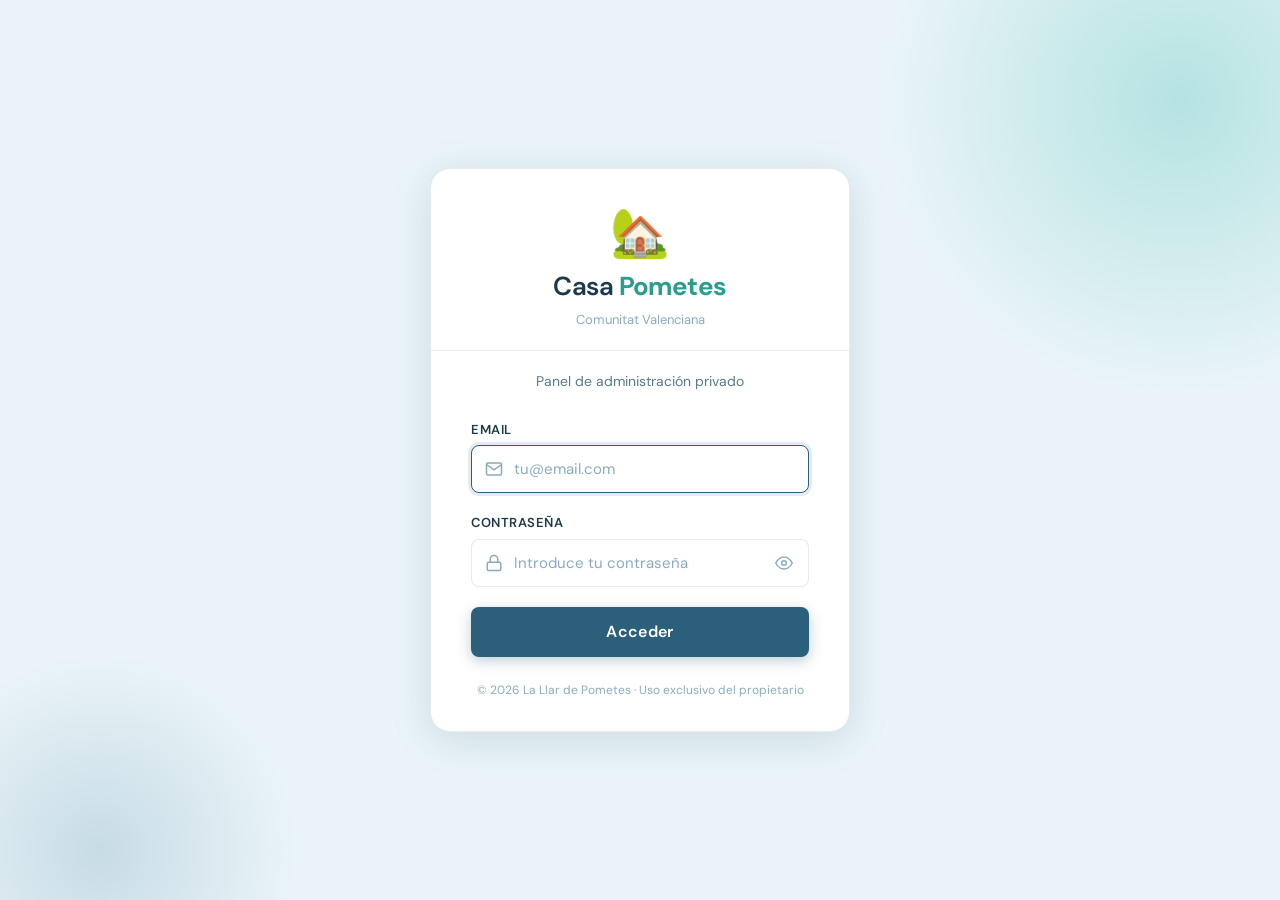
<file: pometes-admin/index.html>
<!DOCTYPE html>
<html lang="es">
<head>
    <meta charset="UTF-8">
    <meta name="viewport" content="width=device-width, initial-scale=1.0">
    <title>La llar de pometes — Acceso</title>
    <link rel="preconnect" href="https://fonts.googleapis.com">
    <link href="https://fonts.googleapis.com/css2?family=DM+Sans:ital,opsz,wght@0,9..40,300;0,9..40,400;0,9..40,500;0,9..40,600;0,9..40,700&display=swap" rel="stylesheet">
    <link rel="stylesheet" href="css/main.css">
    <link rel="stylesheet" href="css/login.css">
</head>
<body>

<div class="login-bg">
    <!-- Decoración de fondo -->
    <div class="login-bg-shape shape-1"></div>
    <div class="login-bg-shape shape-2"></div>

    <div class="login-card">
        <!-- Logo -->
        <div class="login-logo">
            <div class="logo-icon">🏡</div>
            <div class="logo-text">
                <span class="logo-casa">Casa </span><span class="logo-pometes">Pometes</span>
            </div>
            <p class="logo-tagline">Comunitat Valenciana</p>
        </div>

        <div class="login-divider"></div>

        <p class="login-subtitle">Panel de administración privado</p>

        <!-- Formulario -->
        <form id="loginForm" class="login-form" novalidate>
            <div class="form-group">
                <label for="email">Email</label>
                <div class="input-wrapper">
                    <span class="input-icon">
                        <svg width="18" height="18" viewBox="0 0 24 24" fill="none" stroke="currentColor" stroke-width="2">
                            <path d="M4 4h16c1.1 0 2 .9 2 2v12c0 1.1-.9 2-2 2H4c-1.1 0-2-.9-2-2V6c0-1.1.9-2 2-2z"/>
                            <polyline points="22,6 12,13 2,6"/>
                        </svg>
                    </span>
                    <input
                        type="email"
                        id="email"
                        name="email"
                        placeholder="tu@email.com"
                        autocomplete="email"
                        autofocus
                        required
                    >
                </div>
            </div>
            <div class="form-group">
                <label for="password">Contraseña</label>
                <div class="input-wrapper">
                    <span class="input-icon">
                        <svg width="18" height="18" viewBox="0 0 24 24" fill="none" stroke="currentColor" stroke-width="2">
                            <rect x="3" y="11" width="18" height="11" rx="2" ry="2"/>
                            <path d="M7 11V7a5 5 0 0 1 10 0v4"/>
                        </svg>
                    </span>
                    <input
                        type="password"
                        id="password"
                        name="password"
                        placeholder="Introduce tu contraseña"
                        autocomplete="current-password"
                        required
                    >
                    <button type="button" class="toggle-password" id="togglePassword" aria-label="Mostrar contraseña" title="Mostrar/ocultar contraseña">
                        <!-- Icono ojo (visible cuando tipo=password) -->
                        <svg class="eye-open" width="18" height="18" viewBox="0 0 24 24" fill="none" stroke="currentColor" stroke-width="2">
                            <path d="M1 12s4-8 11-8 11 8 11 8-4 8-11 8-11-8-11-8z"/>
                            <circle cx="12" cy="12" r="3"/>
                        </svg>
                        <!-- Icono ojo tachado (visible cuando tipo=text) -->
                        <svg class="eye-closed" width="18" height="18" viewBox="0 0 24 24" fill="none" stroke="currentColor" stroke-width="2" style="display:none">
                            <path d="M17.94 17.94A10.07 10.07 0 0 1 12 20c-7 0-11-8-11-8a18.45 18.45 0 0 1 5.06-5.94M9.9 4.24A9.12 9.12 0 0 1 12 4c7 0 11 8 11 8a18.5 18.5 0 0 1-2.16 3.19m-6.72-1.07a3 3 0 1 1-4.24-4.24"/>
                            <line x1="1" y1="1" x2="23" y2="23"/>
                        </svg>
                    </button>
                </div>
            </div>

            <!-- Mensaje de error -->
            <div id="loginError" class="login-error" hidden>
                <svg width="16" height="16" viewBox="0 0 24 24" fill="none" stroke="currentColor" stroke-width="2">
                    <circle cx="12" cy="12" r="10"/>
                    <line x1="12" y1="8" x2="12" y2="12"/>
                    <line x1="12" y1="16" x2="12.01" y2="16"/>
                </svg>
                <span id="loginErrorMsg">Contraseña incorrecta. Inténtalo de nuevo.</span>
            </div>

            <!-- Botón submit -->
            <button type="submit" class="btn-login" id="btnLogin">
                <span class="btn-text">Acceder</span>
                <span class="btn-spinner" id="btnSpinner" hidden>
                    <svg class="spinner" width="20" height="20" viewBox="0 0 24 24">
                        <circle cx="12" cy="12" r="9" fill="none" stroke="rgba(255,255,255,0.3)" stroke-width="3"/>
                        <path d="M12 3a9 9 0 0 1 9 9" fill="none" stroke="white" stroke-width="3" stroke-linecap="round"/>
                    </svg>
                </span>
            </button>
        </form>

        <p class="login-footer">© 2026 La Llar de Pometes · Uso exclusivo del propietario</p>
    </div>
</div>

<script src="js/auth.js"></script>

</body>
</html>
</file>
<file: pometes-admin/css/main.css>
/* =========================================================
   MAIN.CSS — Variables, reset y utilidades compartidas
   La Llar de Pometes · Panel de Administración
   ========================================================= */

/* ── Variables del sistema de diseño ── */
:root {
    /* Colores principales */
    --navy:       #2C5F7A;
    --navy-light: #3A7A9C;
    --teal:       #2A9D8F;
    --teal-light: #52C4B8;
    --sky:        #EAF4F8;
    --sky-mid:    #D0E8F2;
    --white:      #FFFFFF;
    --sage:       #7BAE8E;
    --sage-pale:  #E8F3EC;
    --sand:       #F5EDD8;

    /* Estados */
    --success: #2ECC71;
    --warning: #F39C12;
    --danger:  #E74C3C;

    /* Texto */
    --text:       #1E3A4A;
    --text-mid:   #5A7A8A;
    --text-light: #8AACBC;
    --border:     rgba(44, 95, 122, 0.12);

    /* Espaciado y forma */
    --radius-sm: 8px;
    --radius:    12px;
    --radius-lg: 20px;

    /* Sombras */
    --shadow-sm: 0 2px 8px rgba(44, 95, 122, 0.08);
    --shadow:    0 4px 20px rgba(44, 95, 122, 0.10);
    --shadow-lg: 0 8px 40px rgba(44, 95, 122, 0.16);
}

/* ── Reset base ── */
*, *::before, *::after {
    box-sizing: border-box;
    margin: 0;
    padding: 0;
}

html {
    font-size: 16px;
    -webkit-text-size-adjust: 100%;
    scroll-behavior: smooth;
}

body {
    font-family: 'DM Sans', -apple-system, BlinkMacSystemFont, 'Segoe UI', sans-serif;
    color: var(--text);
    background: #F4F6F8;
    line-height: 1.5;
    -webkit-font-smoothing: antialiased;
    -moz-osx-font-smoothing: grayscale;
}

a { color: inherit; text-decoration: none; }
button { cursor: pointer; font-family: inherit; border: none; background: none; }
input, select, textarea { font-family: inherit; font-size: inherit; }
img, svg { display: block; }
ul, ol { list-style: none; }

/* ── Utilidades de visibilidad ── */
[hidden] { display: none !important; }

.visually-hidden {
    position: absolute;
    width: 1px; height: 1px;
    padding: 0; margin: -1px;
    overflow: hidden;
    clip: rect(0, 0, 0, 0);
    white-space: nowrap;
    border: 0;
}

/* =========================================================
   BADGES DE ESTADO
   ========================================================= */
.badge {
    display: inline-flex;
    align-items: center;
    gap: 5px;
    padding: 4px 10px;
    border-radius: 20px;
    font-size: 12px;
    font-weight: 600;
    letter-spacing: 0.01em;
    white-space: nowrap;
}

.badge::before {
    content: '';
    display: inline-block;
    width: 6px; height: 6px;
    border-radius: 50%;
    background: currentColor;
    flex-shrink: 0;
}

.badge-pending   { background: #FEF3CD; color: #7D5A0A; }
.badge-confirmed { background: #D1F2E0; color: #176B38; }
.badge-cancelled { background: #FCE4E4; color: #8B2020; }

/* =========================================================
   BOTONES
   ========================================================= */
.btn {
    display: inline-flex;
    align-items: center;
    justify-content: center;
    gap: 6px;
    padding: 9px 18px;
    border-radius: var(--radius-sm);
    font-size: 14px;
    font-weight: 500;
    line-height: 1;
    transition: background 0.18s ease, color 0.18s ease, box-shadow 0.18s ease, opacity 0.18s ease;
    cursor: pointer;
    border: none;
    font-family: inherit;
    white-space: nowrap;
}

.btn:disabled { opacity: 0.45; cursor: not-allowed; pointer-events: none; }
.btn:focus-visible { outline: 2px solid var(--navy); outline-offset: 2px; }

.btn-primary {
    background: var(--navy);
    color: var(--white);
    box-shadow: 0 2px 8px rgba(44,95,122,0.25);
}
.btn-primary:hover:not(:disabled) {
    background: var(--navy-light);
    box-shadow: 0 4px 12px rgba(44,95,122,0.30);
}

.btn-teal {
    background: var(--teal);
    color: var(--white);
}
.btn-teal:hover:not(:disabled) { background: var(--teal-light); }

.btn-success {
    background: var(--success);
    color: var(--white);
}
.btn-success:hover:not(:disabled) { background: #27ae60; }

.btn-danger {
    background: var(--danger);
    color: var(--white);
}
.btn-danger:hover:not(:disabled) { background: #c0392b; }

.btn-ghost {
    background: transparent;
    color: var(--navy);
    border: 1.5px solid var(--border);
}
.btn-ghost:hover:not(:disabled) {
    background: var(--sky);
    border-color: rgba(44,95,122,0.30);
}

.btn-sm { padding: 6px 12px; font-size: 13px; }
.btn-lg { padding: 12px 24px; font-size: 16px; }

.btn-icon {
    padding: 6px;
    border-radius: var(--radius-sm);
    color: var(--text-mid);
    transition: background 0.18s, color 0.18s;
    display: inline-flex;
    align-items: center;
    justify-content: center;
}
.btn-icon:hover { background: var(--sky); color: var(--navy); }

/* =========================================================
   SPINNER
   ========================================================= */
@keyframes spin {
    to { transform: rotate(360deg); }
}

.spinner {
    animation: spin 0.75s linear infinite;
    flex-shrink: 0;
}

/* =========================================================
   TOAST NOTIFICATIONS
   ========================================================= */
.toast-container {
    position: fixed;
    top: 20px;
    right: 20px;
    z-index: 9999;
    display: flex;
    flex-direction: column;
    gap: 10px;
    pointer-events: none;
}

.toast {
    display: flex;
    align-items: flex-start;
    gap: 10px;
    padding: 13px 16px;
    border-radius: var(--radius);
    background: var(--white);
    box-shadow: var(--shadow-lg);
    font-size: 14px;
    font-weight: 500;
    min-width: 270px;
    max-width: 380px;
    pointer-events: all;
    animation: toastSlideIn 0.3s ease forwards;
}

.toast.exiting { animation: toastSlideOut 0.3s ease forwards; }

.toast-icon { font-size: 18px; flex-shrink: 0; margin-top: 1px; }

.toast-success { border-left: 4px solid var(--success); }
.toast-error   { border-left: 4px solid var(--danger); }
.toast-info    { border-left: 4px solid var(--navy); }
.toast-warning { border-left: 4px solid var(--warning); }

.toast-success .toast-icon::before { content: '✅'; }
.toast-error   .toast-icon::before { content: '❌'; }
.toast-info    .toast-icon::before { content: 'ℹ️'; }
.toast-warning .toast-icon::before { content: '⚠️'; }

@keyframes toastSlideIn {
    from { transform: translateX(110%); opacity: 0; }
    to   { transform: translateX(0);    opacity: 1; }
}
@keyframes toastSlideOut {
    from { transform: translateX(0);    opacity: 1; }
    to   { transform: translateX(110%); opacity: 0; }
}

/* =========================================================
   MODAL
   ========================================================= */
.modal-overlay {
    position: fixed;
    inset: 0;
    background: rgba(30, 58, 74, 0.55);
    z-index: 1000;
    display: flex;
    align-items: center;
    justify-content: center;
    padding: 20px;
    backdrop-filter: blur(3px);
    animation: fadeOverlay 0.2s ease;
}

.modal {
    background: var(--white);
    border-radius: var(--radius-lg);
    box-shadow: var(--shadow-lg);
    width: 100%;
    max-width: 620px;
    max-height: 90vh;
    overflow-y: auto;
    animation: slideUpModal 0.22s ease;
}

.modal-header {
    display: flex;
    align-items: center;
    justify-content: space-between;
    padding: 24px 28px 20px;
    border-bottom: 1px solid var(--border);
    position: sticky;
    top: 0;
    background: var(--white);
    z-index: 1;
}

.modal-header h2 {
    font-size: 18px;
    font-weight: 600;
    color: var(--text);
}

.modal-close {
    width: 34px; height: 34px;
    border-radius: 50%;
    color: var(--text-mid);
    transition: background 0.18s, color 0.18s;
    display: flex;
    align-items: center;
    justify-content: center;
}
.modal-close:hover { background: var(--sky); color: var(--text); }

.modal-body    { padding: 24px 28px; }
.modal-footer  {
    display: flex;
    align-items: center;
    justify-content: flex-end;
    gap: 10px;
    padding: 16px 28px 24px;
    border-top: 1px solid var(--border);
}

@keyframes fadeOverlay {
    from { opacity: 0; }
    to   { opacity: 1; }
}
@keyframes slideUpModal {
    from { transform: translateY(24px); opacity: 0; }
    to   { transform: translateY(0);    opacity: 1; }
}

/* =========================================================
   DIÁLOGO DE CONFIRMACIÓN
   ========================================================= */
.confirm-overlay {
    position: fixed;
    inset: 0;
    background: rgba(30, 58, 74, 0.60);
    z-index: 2000;
    display: flex;
    align-items: center;
    justify-content: center;
    padding: 20px;
    backdrop-filter: blur(3px);
    animation: fadeOverlay 0.18s ease;
}

.confirm-dialog {
    background: var(--white);
    border-radius: var(--radius-lg);
    box-shadow: var(--shadow-lg);
    width: 100%;
    max-width: 360px;
    padding: 32px 28px 28px;
    animation: slideUpModal 0.18s ease;
    text-align: center;
}

.confirm-icon {
    font-size: 36px;
    margin-bottom: 16px;
    line-height: 1;
}

.confirm-dialog h3 {
    font-size: 17px;
    font-weight: 600;
    margin-bottom: 8px;
    color: var(--text);
}

.confirm-dialog p {
    font-size: 14px;
    color: var(--text-mid);
    margin-bottom: 24px;
    line-height: 1.6;
}

.confirm-actions {
    display: flex;
    gap: 10px;
    justify-content: center;
}

/* =========================================================
   LOADING GLOBAL
   ========================================================= */
.loading-overlay {
    position: fixed;
    inset: 0;
    background: rgba(234, 244, 248, 0.75);
    z-index: 500;
    display: flex;
    align-items: center;
    justify-content: center;
}

.loading-spinner {
    width: 44px; height: 44px;
    border: 3.5px solid var(--sky-mid);
    border-top-color: var(--navy);
    border-radius: 50%;
    animation: spin 0.75s linear infinite;
}

/* =========================================================
   FORM ELEMENTS
   ========================================================= */
.form-group {
    display: flex;
    flex-direction: column;
    gap: 6px;
}

.form-group label {
    font-size: 13px;
    font-weight: 600;
    color: var(--text);
    text-transform: uppercase;
    letter-spacing: 0.04em;
}

.form-group input,
.form-group select,
.form-group textarea {
    padding: 10px 14px;
    border: 1.5px solid var(--border);
    border-radius: var(--radius-sm);
    font-size: 14px;
    color: var(--text);
    background: var(--white);
    transition: border-color 0.18s, box-shadow 0.18s;
    outline: none;
    width: 100%;
}

.form-group input:focus,
.form-group select:focus,
.form-group textarea:focus {
    border-color: var(--navy);
    box-shadow: 0 0 0 3px rgba(44,95,122,0.10);
}

.form-group input::placeholder { color: var(--text-light); }

.form-hint {
    font-size: 12px;
    color: var(--text-light);
    margin-top: 2px;
}

/* =========================================================
   CARD BASE
   ========================================================= */
.card {
    background: var(--white);
    border-radius: var(--radius);
    box-shadow: var(--shadow-sm);
    border: 1px solid var(--border);
}

.card-header {
    display: flex;
    align-items: center;
    justify-content: space-between;
    padding: 20px 24px 16px;
    border-bottom: 1px solid var(--border);
}

.card-title {
    font-size: 16px;
    font-weight: 600;
    color: var(--text);
}

.card-action {
    font-size: 13px;
    color: var(--navy);
    font-weight: 500;
    transition: color 0.18s;
}
.card-action:hover { color: var(--teal); }

/* =========================================================
   SKELETON LOADING
   ========================================================= */
@keyframes shimmer {
    from { background-position: -400px 0; }
    to   { background-position:  400px 0; }
}

.skeleton {
    background: linear-gradient(90deg, var(--sky-mid) 25%, var(--sky) 50%, var(--sky-mid) 75%);
    background-size: 800px 100%;
    animation: shimmer 1.4s infinite linear;
    border-radius: 6px;
}

/* =========================================================
   ESTADO VACÍO
   ========================================================= */
.empty-state {
    text-align: center;
    padding: 56px 24px;
    color: var(--text-mid);
}

.empty-state .empty-icon { font-size: 48px; margin-bottom: 12px; opacity: 0.6; }
.empty-state p { font-size: 15px; }

/* =========================================================
   SCROLLBAR PERSONALIZADA
   ========================================================= */
::-webkit-scrollbar { width: 6px; height: 6px; }
::-webkit-scrollbar-track { background: var(--sky); }
::-webkit-scrollbar-thumb { background: var(--sky-mid); border-radius: 3px; }
::-webkit-scrollbar-thumb:hover { background: var(--text-light); }

/* =========================================================
   LOGO (compartido entre login y dashboard)
   ========================================================= */
.logo-casa    { font-weight: 600; color: var(--text); }
.logo-pometes { font-weight: 700; color: var(--teal); }
</file>
<file: pometes-admin/css/login.css>
/* =========================================================
   LOGIN.CSS — Página de acceso al panel
   La Llar de Pometes · Panel de Administración
   ========================================================= */

/* ── Fondo con formas decorativas ── */
.login-bg {
    min-height: 100vh;
    background: var(--sky);
    display: flex;
    align-items: center;
    justify-content: center;
    padding: 24px;
    position: relative;
    overflow: hidden;
}

/* Formas decorativas de fondo */
.login-bg-shape {
    position: absolute;
    border-radius: 50%;
    opacity: 0.35;
    pointer-events: none;
}

.shape-1 {
    width: 600px;
    height: 600px;
    background: radial-gradient(circle, var(--teal-light) 0%, transparent 70%);
    top: -200px;
    right: -200px;
}

.shape-2 {
    width: 400px;
    height: 400px;
    background: radial-gradient(circle, var(--navy-light) 0%, transparent 70%);
    bottom: -150px;
    left: -100px;
    opacity: 0.20;
}

/* ── Card de login ── */
.login-card {
    background: var(--white);
    border-radius: var(--radius-lg);
    box-shadow: var(--shadow-lg);
    border: 1px solid var(--border);
    padding: 40px 40px 32px;
    width: 100%;
    max-width: 420px;
    position: relative;
    z-index: 1;
    animation: slideUpModal 0.35s ease;
}

/* ── Logo ── */
.login-logo {
    text-align: center;
    margin-bottom: 20px;
}

.logo-icon {
    font-size: 48px;
    margin-bottom: 10px;
    line-height: 1;
    display: block;
}

.login-logo .logo-casa,
.login-logo .logo-pometes {
    font-size: 26px;
    letter-spacing: -0.02em;
}

.logo-tagline {
    font-size: 13px;
    color: var(--text-light);
    margin-top: 4px;
    font-weight: 400;
}

/* ── Divisor ── */
.login-divider {
    height: 1px;
    background: var(--border);
    margin: 0 -40px 20px;
}

/* ── Subtítulo ── */
.login-subtitle {
    font-size: 14px;
    color: var(--text-mid);
    text-align: center;
    margin-bottom: 28px;
    font-weight: 400;
}

/* ── Formulario ── */
.login-form {
    display: flex;
    flex-direction: column;
    gap: 20px;
}

/* ── Input con icono y toggle ── */
.input-wrapper {
    position: relative;
    display: flex;
    align-items: center;
}

.input-icon {
    position: absolute;
    left: 14px;
    color: var(--text-light);
    pointer-events: none;
    display: flex;
    align-items: center;
}

.input-wrapper input {
    padding-left: 42px;
    padding-right: 44px;
    width: 100%;
    height: 48px;
    border: 1.5px solid var(--border);
    border-radius: var(--radius-sm);
    font-size: 15px;
    color: var(--text);
    background: var(--white);
    outline: none;
    transition: border-color 0.18s, box-shadow 0.18s;
}

.input-wrapper input:focus {
    border-color: var(--navy);
    box-shadow: 0 0 0 3px rgba(44, 95, 122, 0.12);
}

.input-wrapper input::placeholder { color: var(--text-light); }

/* Botón toggle visibilidad contraseña */
.toggle-password {
    position: absolute;
    right: 12px;
    color: var(--text-light);
    padding: 4px;
    border-radius: 4px;
    display: flex;
    align-items: center;
    transition: color 0.18s;
    background: none;
    border: none;
    cursor: pointer;
}

.toggle-password:hover { color: var(--navy); }

/* ── Mensaje de error ── */
.login-error {
    display: flex;
    align-items: center;
    gap: 8px;
    padding: 10px 14px;
    background: #FCE4E4;
    border: 1px solid #F5C2C2;
    border-radius: var(--radius-sm);
    font-size: 13px;
    color: #8B2020;
    font-weight: 500;
    animation: slideUpModal 0.2s ease;
}

.login-error svg { flex-shrink: 0; }

/* ── Botón acceder ── */
.btn-login {
    width: 100%;
    height: 50px;
    background: var(--navy);
    color: var(--white);
    border: none;
    border-radius: var(--radius-sm);
    font-size: 16px;
    font-weight: 600;
    letter-spacing: 0.02em;
    cursor: pointer;
    transition: background 0.18s, box-shadow 0.18s, transform 0.1s;
    display: flex;
    align-items: center;
    justify-content: center;
    gap: 8px;
    box-shadow: 0 4px 14px rgba(44, 95, 122, 0.30);
}

.btn-login:hover:not(:disabled) {
    background: var(--navy-light);
    box-shadow: 0 6px 18px rgba(44, 95, 122, 0.35);
    transform: translateY(-1px);
}

.btn-login:active:not(:disabled) {
    transform: translateY(0);
}

.btn-login:disabled {
    opacity: 0.70;
    cursor: not-allowed;
}

.btn-login .spinner {
    animation: spin 0.75s linear infinite;
}

/* ── Pie de página ── */
.login-footer {
    text-align: center;
    font-size: 12px;
    color: var(--text-light);
    margin-top: 24px;
}

/* ── Responsive móvil ── */
@media (max-width: 480px) {
    .login-card {
        padding: 32px 24px 28px;
    }

    .login-divider {
        margin: 0 -24px 20px;
    }
}
</file>
<file: pometes-admin/css/dashboard.css>
/* =========================================================
   DASHBOARD.CSS — Layout y componentes del panel principal
   La Llar de Pometes · Panel de Administración
   ========================================================= */

/* ── Constantes de layout ── */
:root {
    --sidebar-width: 240px;
    --header-height: 66px;
}

/* =========================================================
   LAYOUT PRINCIPAL
   ========================================================= */
.dashboard-layout {
    display: flex;
    min-height: 100vh;
}

/* =========================================================
   SIDEBAR
   ========================================================= */
.sidebar {
    width: var(--sidebar-width);
    background: var(--navy);
    color: var(--white);
    display: flex;
    flex-direction: column;
    flex-shrink: 0;
    position: fixed;
    top: 0;
    left: 0;
    height: 100vh;
    z-index: 200;
    transition: transform 0.28s cubic-bezier(0.4, 0, 0.2, 1);
    overflow: hidden;
}

/* Borde derecho sutil */
.sidebar::after {
    content: '';
    position: absolute;
    top: 0; right: 0;
    width: 1px; height: 100%;
    background: rgba(255,255,255,0.08);
}

/* ── Logo del sidebar ── */
.sidebar-logo {
    display: flex;
    align-items: center;
    gap: 10px;
    padding: 24px 20px 22px;
    border-bottom: 1px solid rgba(255,255,255,0.10);
}

.sidebar-logo-icon {
    width: 32px;
    height: 32px;
    flex-shrink: 0;
    border-radius: 6px;
    display: block;
}

.sidebar-logo .logo-casa    { color: rgba(255,255,255,0.85); font-size: 17px; }
.sidebar-logo .logo-pometes { color: var(--teal-light); font-size: 17px; }

/* ── Navegación ── */
.sidebar-nav {
    flex: 1;
    padding: 16px 12px;
    display: flex;
    flex-direction: column;
    gap: 4px;
    overflow-y: auto;
}

.nav-item {
    display: flex;
    align-items: center;
    gap: 10px;
    padding: 11px 12px;
    border-radius: var(--radius-sm);
    color: rgba(255,255,255,0.65);
    font-size: 14px;
    font-weight: 500;
    transition: background 0.18s, color 0.18s;
    cursor: pointer;
    position: relative;
    user-select: none;
}

.nav-item:hover {
    background: rgba(255,255,255,0.10);
    color: rgba(255,255,255,0.92);
}

.nav-item.active {
    background: rgba(255,255,255,0.18);
    color: var(--white);
    font-weight: 600;
}

.nav-item.active::before {
    content: '';
    position: absolute;
    left: 0; top: 20%; bottom: 20%;
    width: 4px;
    background: var(--teal-light);
    border-radius: 0 4px 4px 0;
}

.nav-icon {
    width: 18px;
    height: 18px;
    flex-shrink: 0;
    display: flex;
    align-items: center;
    justify-content: center;
    opacity: 0.75;
}

.nav-item.active .nav-icon,
.nav-item:hover .nav-icon { opacity: 1; }

.nav-label { flex: 1; }

/* Badge de conteo pendientes */
.nav-badge {
    background: var(--warning);
    color: var(--white);
    font-size: 11px;
    font-weight: 700;
    padding: 2px 7px;
    border-radius: 10px;
    min-width: 20px;
    text-align: center;
}

/* ── Pie del sidebar (logout) ── */
.sidebar-footer {
    padding: 16px 12px 20px;
    border-top: 1px solid rgba(255,255,255,0.10);
}

.logout-btn {
    display: flex;
    align-items: center;
    gap: 10px;
    width: 100%;
    padding: 10px 12px;
    border-radius: var(--radius-sm);
    color: rgba(255,255,255,0.55);
    font-size: 14px;
    font-weight: 500;
    transition: background 0.18s, color 0.18s;
}

.logout-btn:hover {
    background: rgba(231,76,60,0.15);
    color: #FF8080;
}

/* ── Overlay oscuro móvil ── */
.sidebar-overlay {
    display: none;
    position: fixed;
    inset: 0;
    background: rgba(30,58,74,0.55);
    z-index: 190;
    backdrop-filter: blur(2px);
    animation: fadeOverlay 0.22s ease;
}

.sidebar-overlay.active { display: block; }

/* =========================================================
   ÁREA PRINCIPAL
   ========================================================= */
.main-wrapper {
    flex: 1;
    margin-left: var(--sidebar-width);
    display: flex;
    flex-direction: column;
    min-height: 100vh;
    min-width: 0; /* evita overflow */
}

/* ── Header superior ── */
.main-header {
    position: sticky;
    top: 0;
    z-index: 100;
    height: var(--header-height);
    background: var(--white);
    border-bottom: 1px solid var(--border);
    display: flex;
    align-items: center;
    justify-content: space-between;
    padding: 0 28px;
    box-shadow: var(--shadow-sm);
}

.header-left {
    display: flex;
    align-items: center;
    gap: 16px;
}

/* Hamburger (solo visible en móvil) */
.hamburger {
    display: none;
    flex-direction: column;
    gap: 5px;
    padding: 6px;
    border-radius: var(--radius-sm);
    transition: background 0.18s;
}

.hamburger:hover { background: var(--sky); }

.hamburger span {
    display: block;
    width: 22px;
    height: 2px;
    background: var(--text);
    border-radius: 2px;
    transition: transform 0.25s, opacity 0.25s;
}

/* Hamburger en estado abierto */
.hamburger.open span:nth-child(1) { transform: translateY(7px) rotate(45deg); }
.hamburger.open span:nth-child(2) { opacity: 0; }
.hamburger.open span:nth-child(3) { transform: translateY(-7px) rotate(-45deg); }

.header-title {
    font-size: 20px;
    font-weight: 600;
    color: var(--text);
}

.header-right {
    display: flex;
    align-items: center;
    gap: 16px;
}

.header-date {
    font-size: 13px;
    color: var(--text-mid);
    font-weight: 500;
}

.admin-avatar {
    width: 36px; height: 36px;
    background: linear-gradient(135deg, var(--navy), var(--teal));
    color: var(--white);
    border-radius: 50%;
    display: flex;
    align-items: center;
    justify-content: center;
    font-size: 13px;
    font-weight: 700;
    flex-shrink: 0;
    cursor: default;
    user-select: none;
}

/* ── Contenido de secciones ── */
.main-content {
    flex: 1;
    padding: 28px;
    max-width: 1400px;
    width: 100%;
}

/* ── Secciones: solo la activa visible ── */
.section { display: none; }
.section.active { display: block; }

/* =========================================================
   SECCIÓN: INICIO — Métricas
   ========================================================= */
.metrics-grid {
    display: grid;
    grid-template-columns: repeat(4, 1fr);
    gap: 18px;
    margin-bottom: 24px;
}

.metric-card {
    background: var(--white);
    border-radius: var(--radius);
    border: 1px solid var(--border);
    box-shadow: var(--shadow-sm);
    padding: 22px 20px;
    display: flex;
    align-items: center;
    gap: 16px;
    transition: box-shadow 0.18s, transform 0.18s;
}

.metric-card:hover {
    box-shadow: var(--shadow);
    transform: translateY(-1px);
}

.metric-icon {
    width: 48px; height: 48px;
    border-radius: var(--radius-sm);
    display: flex;
    align-items: center;
    justify-content: center;
    font-size: 22px;
    flex-shrink: 0;
}

.metric-icon-warning  { background: #FEF3CD; }
.metric-icon-success  { background: #D1F2E0; }
.metric-icon-danger   { background: #FCE4E4; }
.metric-icon-teal     { background: var(--sage-pale); }

.metric-info {
    display: flex;
    flex-direction: column;
    gap: 4px;
    min-width: 0;
}

.metric-value {
    font-size: 28px;
    font-weight: 700;
    color: var(--text);
    line-height: 1;
    white-space: nowrap;
}

.metric-label {
    font-size: 12px;
    color: var(--text-mid);
    font-weight: 500;
    line-height: 1.3;
}

/* ── Últimas reservas (sección Inicio) ── */
.recent-booking-item {
    display: flex;
    align-items: center;
    gap: 14px;
    padding: 14px 24px;
    border-bottom: 1px solid var(--border);
    transition: background 0.18s;
    cursor: pointer;
}

.recent-booking-item:last-child { border-bottom: none; }
.recent-booking-item:hover { background: var(--sky); }

.recent-guest-avatar {
    width: 38px; height: 38px;
    border-radius: 50%;
    background: linear-gradient(135deg, var(--sky-mid), var(--teal-light));
    display: flex;
    align-items: center;
    justify-content: center;
    font-size: 14px;
    font-weight: 700;
    color: var(--navy);
    flex-shrink: 0;
    text-transform: uppercase;
}

.recent-booking-info { flex: 1; min-width: 0; }

.recent-booking-name {
    font-size: 14px;
    font-weight: 600;
    color: var(--text);
    white-space: nowrap;
    overflow: hidden;
    text-overflow: ellipsis;
}

.recent-booking-dates {
    font-size: 12px;
    color: var(--text-mid);
    margin-top: 2px;
}

.recent-booking-right {
    display: flex;
    flex-direction: column;
    align-items: flex-end;
    gap: 4px;
    flex-shrink: 0;
}

.recent-booking-price {
    font-size: 14px;
    font-weight: 600;
    color: var(--text);
}

/* Skeleton para últimas reservas */
.skeleton-list { padding: 12px 24px; }
.skeleton-item {
    height: 50px;
    border-radius: var(--radius-sm);
    background: linear-gradient(90deg, var(--sky-mid) 25%, var(--sky) 50%, var(--sky-mid) 75%);
    background-size: 800px 100%;
    animation: shimmer 1.4s infinite linear;
    margin-bottom: 10px;
}
.skeleton-item:last-child { margin-bottom: 0; }

/* =========================================================
   SECCIÓN: RESERVAS — Filtros
   ========================================================= */
.filters-card {
    margin-bottom: 18px;
    padding: 20px 24px 16px;
}

.filters-row {
    display: flex;
    align-items: flex-start;
    gap: 24px;
    flex-wrap: wrap;
}

.filter-group {
    display: flex;
    flex-direction: column;
    gap: 8px;
}

.filter-label {
    font-size: 11px;
    font-weight: 700;
    color: var(--text-light);
    text-transform: uppercase;
    letter-spacing: 0.06em;
}

.filter-tabs {
    display: flex;
    gap: 4px;
    flex-wrap: wrap;
}

.filter-tab {
    padding: 6px 12px;
    border-radius: 20px;
    font-size: 13px;
    font-weight: 500;
    color: var(--text-mid);
    background: var(--sky);
    border: 1.5px solid transparent;
    transition: all 0.18s;
    cursor: pointer;
    font-family: inherit;
    white-space: nowrap;
}

.filter-tab:hover {
    color: var(--navy);
    background: var(--sky-mid);
}

.filter-tab.active {
    background: var(--navy);
    color: var(--white);
    border-color: var(--navy);
}

/* Buscador */
.filter-search { flex: 1; min-width: 200px; }

.search-wrapper {
    position: relative;
    display: flex;
    align-items: center;
}

.search-wrapper svg {
    position: absolute;
    left: 11px;
    color: var(--text-light);
    pointer-events: none;
}

.search-input {
    padding: 7px 12px 7px 34px;
    border: 1.5px solid var(--border);
    border-radius: 20px;
    font-size: 13px;
    color: var(--text);
    background: var(--sky);
    outline: none;
    width: 100%;
    max-width: 280px;
    transition: border-color 0.18s, background 0.18s, box-shadow 0.18s;
}

.search-input:focus {
    border-color: var(--navy);
    background: var(--white);
    box-shadow: 0 0 0 3px rgba(44,95,122,0.10);
}

.results-info {
    margin-top: 12px;
    padding-top: 12px;
    border-top: 1px solid var(--border);
    font-size: 13px;
    color: var(--text-mid);
}

/* =========================================================
   BARRA DE ACCIONES EN LOTE
   ========================================================= */
.bulk-bar {
    display: flex;
    align-items: center;
    justify-content: space-between;
    gap: 16px;
    background: var(--navy);
    color: var(--white);
    padding: 12px 20px;
    border-radius: var(--radius);
    margin-bottom: 12px;
    animation: slideUpModal 0.2s ease;
    flex-wrap: wrap;
}

.bulk-count {
    font-size: 14px;
    font-weight: 600;
}

.bulk-actions {
    display: flex;
    gap: 8px;
    flex-wrap: wrap;
}

.row-selected td { background: #EBF4FB !important; }

/* =========================================================
   TABLA DE RESERVAS
   ========================================================= */
.table-card { margin-bottom: 18px; overflow: hidden; }

.table-wrapper { overflow-x: auto; }

.bookings-table {
    width: 100%;
    border-collapse: collapse;
    font-size: 14px;
}

.bookings-table th {
    padding: 12px 16px;
    text-align: left;
    font-size: 11px;
    font-weight: 700;
    color: var(--text-light);
    text-transform: uppercase;
    letter-spacing: 0.06em;
    background: var(--sky);
    border-bottom: 1px solid var(--border);
    white-space: nowrap;
}

.bookings-table th:first-child { border-radius: 0; }

.bookings-table td {
    padding: 13px 16px;
    border-bottom: 1px solid var(--border);
    color: var(--text);
    vertical-align: middle;
}

.bookings-table tbody tr:last-child td { border-bottom: none; }

.bookings-table tbody tr {
    transition: background 0.15s;
}

.bookings-table tbody tr:hover { background: var(--sky); }

/* Columnas específicas */
.col-id {
    font-size: 12px;
    color: var(--text-mid);
    font-weight: 600;
    font-family: 'Courier New', monospace;
    white-space: nowrap;
}

.col-guest { min-width: 160px; }

.guest-name {
    font-weight: 600;
    color: var(--text);
    white-space: nowrap;
    overflow: hidden;
    text-overflow: ellipsis;
    max-width: 180px;
}

.guest-email {
    font-size: 12px;
    color: var(--text-mid);
    margin-top: 2px;
    white-space: nowrap;
    overflow: hidden;
    text-overflow: ellipsis;
    max-width: 180px;
}

.col-date {
    white-space: nowrap;
    font-size: 13px;
    color: var(--text);
}

.col-nights {
    text-align: center;
    font-weight: 600;
    color: var(--text-mid);
    font-size: 13px;
}

.col-price {
    font-weight: 700;
    color: var(--text);
    white-space: nowrap;
}

/* Origen con icono */
.source-badge {
    display: inline-flex;
    align-items: center;
    gap: 5px;
    font-size: 12px;
    font-weight: 500;
    color: var(--text-mid);
    white-space: nowrap;
}

/* Acciones en tabla */
.table-actions {
    display: flex;
    align-items: center;
    gap: 4px;
    white-space: nowrap;
}

/* ── Cards de reservas (móvil) ── */
.bookings-cards-list {
    display: none;
    flex-direction: column;
    gap: 12px;
    margin-bottom: 18px;
}

.booking-card {
    background: var(--white);
    border-radius: var(--radius);
    border: 1px solid var(--border);
    box-shadow: var(--shadow-sm);
    padding: 18px;
    cursor: pointer;
    transition: box-shadow 0.18s, transform 0.18s;
}

.booking-card:hover {
    box-shadow: var(--shadow);
    transform: translateY(-1px);
}

.booking-card-header {
    display: flex;
    align-items: flex-start;
    justify-content: space-between;
    margin-bottom: 12px;
}

.booking-card-id {
    font-size: 11px;
    color: var(--text-light);
    font-weight: 600;
    font-family: monospace;
    margin-bottom: 3px;
}

.booking-card-name {
    font-size: 15px;
    font-weight: 600;
    color: var(--text);
}

.booking-card-email {
    font-size: 12px;
    color: var(--text-mid);
}

.booking-card-body {
    display: grid;
    grid-template-columns: 1fr 1fr;
    gap: 10px;
    margin-bottom: 14px;
    padding-bottom: 14px;
    border-bottom: 1px solid var(--border);
}

.booking-card-field label {
    font-size: 11px;
    font-weight: 600;
    color: var(--text-light);
    text-transform: uppercase;
    letter-spacing: 0.04em;
    display: block;
    margin-bottom: 2px;
}

.booking-card-field span {
    font-size: 13px;
    font-weight: 500;
    color: var(--text);
}

.booking-card-footer {
    display: flex;
    align-items: center;
    justify-content: space-between;
    gap: 10px;
}

.booking-card-actions {
    display: flex;
    gap: 6px;
}

/* =========================================================
   PAGINACIÓN
   ========================================================= */
.pagination {
    display: flex;
    align-items: center;
    justify-content: center;
    gap: 16px;
    padding: 8px 0 4px;
}

.pagination-info {
    font-size: 13px;
    color: var(--text-mid);
    white-space: nowrap;
}

/* =========================================================
   SECCIÓN: CALENDARIO
   ========================================================= */
.calendar-card { padding: 28px; }

.calendar-header {
    display: flex;
    align-items: center;
    justify-content: center;
    gap: 20px;
    margin-bottom: 20px;
}

.calendar-title {
    font-size: 20px;
    font-weight: 600;
    color: var(--text);
    min-width: 200px;
    text-align: center;
    text-transform: capitalize;
}

.calendar-legend {
    display: flex;
    align-items: center;
    justify-content: center;
    gap: 20px;
    margin-bottom: 24px;
}

.legend-item {
    display: flex;
    align-items: center;
    gap: 6px;
    font-size: 13px;
    color: var(--text-mid);
    font-weight: 500;
}

.legend-dot {
    width: 10px; height: 10px;
    border-radius: 50%;
    flex-shrink: 0;
}

.legend-occupied { background: var(--teal); }
.legend-blocked  { background: #E07B54; }
.legend-today    { background: var(--navy); }
.legend-free     { background: var(--sky-mid); border: 1px solid var(--border); }

/* Grid del calendario */
.calendar-grid {
    display: grid;
    grid-template-columns: repeat(7, 1fr);
    gap: 4px;
}

/* Cabeceras de días de la semana */
.cal-weekday {
    text-align: center;
    padding: 8px 4px;
    font-size: 12px;
    font-weight: 700;
    color: var(--text-light);
    text-transform: uppercase;
    letter-spacing: 0.04em;
}

/* Celda de día */
.cal-day {
    aspect-ratio: 1;
    display: flex;
    align-items: center;
    justify-content: center;
    border-radius: var(--radius-sm);
    font-size: 14px;
    font-weight: 500;
    cursor: default;
    transition: background 0.18s, color 0.18s, transform 0.15s;
    position: relative;
    min-height: 44px;
}

.cal-day.empty { cursor: default; }

.cal-day.free {
    color: var(--text);
    background: var(--white);
    border: 1px solid var(--border);
}

.cal-day.occupied {
    background: var(--teal);
    color: var(--white);
    cursor: pointer;
    font-weight: 600;
    box-shadow: 0 2px 6px rgba(42,157,143,0.30);
}

.cal-day.occupied:hover {
    background: #249485;
    transform: scale(1.05);
}

.cal-day.blocked {
    background: #E07B54;
    color: var(--white);
    cursor: pointer;
    font-weight: 600;
    box-shadow: 0 2px 6px rgba(224,123,84,0.30);
}

.cal-day.blocked:hover {
    background: #c96a43;
    transform: scale(1.05);
}

.cal-day.today {
    background: var(--navy);
    color: var(--white);
    font-weight: 700;
}

.cal-day.today.occupied {
    background: var(--navy);
    box-shadow: 0 2px 8px rgba(44,95,122,0.35);
}

.cal-day.selected {
    outline: 2px solid var(--teal);
    outline-offset: 2px;
}

/* Info del día seleccionado */
.calendar-day-info {
    margin-top: 24px;
    padding-top: 24px;
    border-top: 1px solid var(--border);
    animation: slideUpModal 0.2s ease;
}

.day-info-content {
    background: var(--sage-pale);
    border: 1px solid rgba(42,157,143,0.20);
    border-radius: var(--radius);
    padding: 20px;
}

.day-info-title {
    font-size: 15px;
    font-weight: 600;
    color: var(--text);
    margin-bottom: 12px;
    display: flex;
    align-items: center;
    justify-content: space-between;
}

.day-info-fields {
    display: grid;
    grid-template-columns: repeat(auto-fill, minmax(160px, 1fr));
    gap: 12px;
}

.day-info-field label {
    font-size: 11px;
    font-weight: 700;
    color: var(--text-light);
    text-transform: uppercase;
    letter-spacing: 0.04em;
    display: block;
    margin-bottom: 2px;
}

.day-info-field span {
    font-size: 14px;
    font-weight: 500;
    color: var(--text);
}

/* =========================================================
   SECCIÓN: CONFIGURACIÓN
   ========================================================= */
.settings-grid {
    display: grid;
    grid-template-columns: repeat(auto-fill, minmax(320px, 1fr));
    gap: 20px;
    align-items: start;
}

.settings-form {
    padding: 20px 24px 24px;
    display: flex;
    flex-direction: column;
    gap: 18px;
}

.settings-info-card .system-info-list {
    padding: 8px 0;
}

.system-info-row {
    display: flex;
    align-items: center;
    justify-content: space-between;
    padding: 12px 24px;
    border-bottom: 1px solid var(--border);
    gap: 12px;
}

.system-info-row:last-child { border-bottom: none; }

.system-info-label {
    font-size: 13px;
    color: var(--text-mid);
    font-weight: 500;
    flex-shrink: 0;
}

.system-info-value {
    font-size: 13px;
    font-weight: 600;
    color: var(--text);
    text-align: right;
    word-break: break-all;
}

/* Indicador de estado API */
.status-dot {
    display: inline-block;
    width: 8px; height: 8px;
    border-radius: 50%;
    margin-right: 5px;
    vertical-align: middle;
}

.status-dot-checking { background: var(--warning); animation: pulse 1.2s infinite; }
.status-dot-ok       { background: var(--success); }
.status-dot-error    { background: var(--danger); }

@keyframes pulse {
    0%, 100% { opacity: 1; }
    50%       { opacity: 0.4; }
}

/* =========================================================
   MODAL — Detalle de reserva
   ========================================================= */
.booking-detail-grid {
    display: grid;
    grid-template-columns: 1fr 1fr;
    gap: 20px;
}

.booking-detail-section { display: flex; flex-direction: column; gap: 16px; }

.booking-detail-section h3 {
    font-size: 12px;
    font-weight: 700;
    color: var(--text-light);
    text-transform: uppercase;
    letter-spacing: 0.06em;
    padding-bottom: 8px;
    border-bottom: 1px solid var(--border);
}

.detail-field {
    display: flex;
    flex-direction: column;
    gap: 3px;
}

.detail-field label {
    font-size: 11px;
    font-weight: 600;
    color: var(--text-light);
    text-transform: uppercase;
    letter-spacing: 0.04em;
}

.detail-field span {
    font-size: 14px;
    font-weight: 500;
    color: var(--text);
}

.detail-field a {
    color: var(--navy);
    text-decoration: underline;
    text-underline-offset: 2px;
    font-size: 14px;
}

.booking-notes-box {
    grid-column: 1 / -1;
    background: var(--sand);
    border-radius: var(--radius-sm);
    padding: 14px;
    font-size: 13px;
    color: var(--text);
    line-height: 1.6;
    white-space: pre-wrap;
}

.booking-notes-empty { color: var(--text-light); font-style: italic; }

/* =========================================================
   RESPONSIVE — Tablet (≤ 1024px)
   ========================================================= */
@media (max-width: 1024px) {
    .metrics-grid {
        grid-template-columns: repeat(2, 1fr);
    }

    .main-content { padding: 20px; }

    .booking-detail-grid {
        grid-template-columns: 1fr;
    }
}

/* =========================================================
   RESPONSIVE — Móvil (≤ 768px)
   ========================================================= */
@media (max-width: 768px) {
    /* Sidebar oculto por defecto */
    .sidebar {
        transform: translateX(calc(-1 * var(--sidebar-width)));
    }

    .sidebar.open {
        transform: translateX(0);
        box-shadow: var(--shadow-lg);
    }

    /* Hamburger visible */
    .hamburger { display: flex; }

    /* El contenido ocupa todo el ancho */
    .main-wrapper { margin-left: 0; }

    /* Header más compacto */
    .main-header { padding: 0 16px; }
    .header-title { font-size: 17px; }
    .header-date  { display: none; }

    /* Contenido */
    .main-content { padding: 16px; }

    /* Métricas en 1 columna */
    .metrics-grid { grid-template-columns: repeat(2, 1fr); gap: 12px; }
    .metric-value { font-size: 24px; }

    /* Ocultar tabla, mostrar cards */
    .table-card         { display: none; }
    .bookings-cards-list { display: flex; }

    /* Filtros en columna */
    .filters-row { gap: 14px; }
    .filter-search { width: 100%; }
    .search-input  { max-width: 100%; }

    /* Calendario */
    .calendar-card { padding: 16px; }
    .calendar-title { font-size: 17px; min-width: 160px; }
    .cal-day { font-size: 13px; min-height: 38px; }

    /* Settings */
    .settings-grid { grid-template-columns: 1fr; }

    /* Pagination */
    .pagination-info { font-size: 12px; }

    /* Modal */
    .modal { border-radius: var(--radius); }
    .modal-header { padding: 18px 20px 14px; }
    .modal-body   { padding: 18px 20px; }
    .modal-footer { padding: 12px 20px 18px; flex-wrap: wrap; }
}

/* =========================================================
   SERVICIOS EXTRA (admin + web pública)
   ========================================================= */
.svc-empty {
    padding: 32px 24px;
    text-align: center;
    color: var(--text-mid);
    font-size: 14px;
    line-height: 1.6;
}

/* Servicios en el modal de reserva (web pública) */
.services-form-group { gap: 8px; }

.service-item {
    display: flex;
    align-items: flex-start;
    gap: 10px;
    padding: 10px 0;
    border-bottom: 1px solid var(--border);
    cursor: pointer;
    font-size: 14px;
    color: var(--text);
}

.service-item:last-child { border-bottom: none; }
.service-item--mandatory { opacity: 0.85; }
.service-item input[type="checkbox"] { flex-shrink: 0; margin-top: 2px; cursor: pointer; }
.service-item-body { flex: 1; display: flex; flex-direction: column; gap: 2px; }
.service-item-name { font-weight: 500; display: flex; align-items: center; gap: 6px; flex-wrap: wrap; }
.service-item-desc { font-size: 12px; color: var(--text-mid); }
.service-item-price { font-weight: 700; color: var(--teal); white-space: nowrap; flex-shrink: 0; }
.service-badge { font-size: 10px; background: #D1F2E0; color: #1a7a45; padding: 1px 6px; border-radius: 8px; font-weight: 600; }

/* =========================================================
   SECCIÓN: CANALES EXTERNOS
   ========================================================= */

.ch-empty {
    padding: 32px 24px;
    text-align: center;
    color: var(--text-mid);
    font-size: 14px;
    line-height: 1.6;
}

.ch-item {
    display: flex;
    align-items: center;
    justify-content: space-between;
    gap: 16px;
    padding: 16px 24px;
    border-bottom: 1px solid var(--border);
    transition: background 0.15s;
}

.ch-item:last-child  { border-bottom: none; }
.ch-item:hover       { background: var(--sky); }

.ch-item-left  { flex: 1; min-width: 0; }
.ch-item-right { display: flex; align-items: center; gap: 12px; flex-shrink: 0; }

.ch-platform {
    font-size: 15px;
    font-weight: 600;
    color: var(--text);
}

.ch-sync-info {
    font-size: 12px;
    color: var(--text-light);
    margin-top: 2px;
}

.ch-error-msg {
    font-size: 12px;
    color: var(--danger);
    margin-top: 3px;
}

.ch-status {
    font-size: 11px;
    font-weight: 700;
    padding: 3px 9px;
    border-radius: 10px;
    white-space: nowrap;
}

.ch-status-ok      { background: #D1F2E0; color: #1a7a45; }
.ch-status-error   { background: #FCE4E4; color: #c0392b; }
.ch-status-pending { background: var(--sky); color: var(--text-light); }

/* Toggle switch */
.ch-toggle {
    position: relative;
    display: inline-block;
    width: 36px;
    height: 20px;
    cursor: pointer;
}

.ch-toggle input { opacity: 0; width: 0; height: 0; }

.ch-toggle-slider {
    position: absolute;
    inset: 0;
    background: var(--border);
    border-radius: 10px;
    transition: background 0.2s;
}

.ch-toggle-slider::before {
    content: '';
    position: absolute;
    width: 14px; height: 14px;
    left: 3px; top: 3px;
    background: var(--white);
    border-radius: 50%;
    transition: transform 0.2s;
}

.ch-toggle input:checked + .ch-toggle-slider { background: var(--teal); }
.ch-toggle input:checked + .ch-toggle-slider::before { transform: translateX(16px); }

/* =========================================================
   SECCIÓN: ANALÍTICAS
   ========================================================= */

.an-empty {
    padding: 32px 24px;
    text-align: center;
    color: var(--text-mid);
    font-size: 14px;
}

/* Gráfico de barras */
.an-bar-chart {
    display: flex;
    align-items: flex-end;
    gap: 6px;
    height: 160px;
    padding: 0 4px 8px;
}

.an-bar-col {
    flex: 1;
    display: flex;
    flex-direction: column;
    align-items: center;
    height: 100%;
    gap: 4px;
}

.an-bar-value {
    font-size: 9px;
    color: var(--text-light);
    white-space: nowrap;
    writing-mode: vertical-rl;
    transform: rotate(180deg);
    flex-shrink: 0;
    min-height: 24px;
}

.an-bar-wrap {
    flex: 1;
    width: 100%;
    display: flex;
    align-items: flex-end;
    background: var(--sky);
    border-radius: 4px 4px 0 0;
    overflow: hidden;
}

.an-bar {
    width: 100%;
    background: linear-gradient(to top, var(--navy), var(--teal));
    border-radius: 4px 4px 0 0;
    min-height: 2px;
    transition: height 0.4s ease;
}

.an-bar-label {
    font-size: 10px;
    color: var(--text-light);
    white-space: nowrap;
    font-weight: 500;
}

/* Tabla de canales */
.an-source-table {
    width: 100%;
    border-collapse: collapse;
    font-size: 14px;
}

.an-source-table th {
    padding: 10px 16px;
    text-align: left;
    font-size: 11px;
    font-weight: 700;
    color: var(--text-light);
    text-transform: uppercase;
    letter-spacing: 0.06em;
    background: var(--sky);
    border-bottom: 1px solid var(--border);
}

.an-source-table td {
    padding: 12px 16px;
    border-bottom: 1px solid var(--border);
    color: var(--text);
}

.an-source-table tbody tr:last-child td { border-bottom: none; }
.an-source-table tbody tr:hover { background: var(--sky); }

.an-pct-bar {
    display: flex;
    align-items: center;
    gap: 8px;
    min-width: 120px;
}

.an-pct-fill {
    height: 6px;
    background: linear-gradient(to right, var(--navy), var(--teal));
    border-radius: 3px;
    flex-shrink: 0;
    transition: width 0.4s ease;
}

.an-pct-bar span {
    font-size: 12px;
    color: var(--text-mid);
    flex-shrink: 0;
}

/* =========================================================
   SECCIÓN: BLOQUEOS DE FECHAS
   ========================================================= */

.bd-loading,
.bd-empty {
    padding: 32px 24px;
    text-align: center;
    color: var(--text-mid);
    font-size: 14px;
}

.bd-item {
    display: flex;
    align-items: center;
    gap: 14px;
    padding: 14px 24px;
    border-bottom: 1px solid var(--border);
    transition: background 0.15s;
}

.bd-item:last-child { border-bottom: none; }
.bd-item:hover      { background: var(--sky); }
.bd-item--past      { opacity: 0.55; }

.bd-item-icon { font-size: 22px; flex-shrink: 0; }

.bd-item-info { flex: 1; min-width: 0; }

.bd-item-dates {
    font-size: 14px;
    font-weight: 600;
    color: var(--text);
    display: flex;
    align-items: center;
    gap: 8px;
    flex-wrap: wrap;
}

.bd-nights {
    font-size: 12px;
    font-weight: 500;
    color: var(--text-light);
    background: var(--sky-mid);
    padding: 2px 8px;
    border-radius: 10px;
}

.bd-item-reason {
    font-size: 13px;
    color: var(--text-mid);
    margin-top: 3px;
}

.bd-item-right {
    display: flex;
    align-items: center;
    gap: 10px;
    flex-shrink: 0;
}

.bd-status,
.pr-status {
    font-size: 11px;
    font-weight: 700;
    padding: 3px 9px;
    border-radius: 10px;
    white-space: nowrap;
    text-transform: uppercase;
    letter-spacing: 0.04em;
}

.bd-status-active,
.pr-status-active   { background: #D1F2E0; color: #1a7a45; }
.bd-status-upcoming,
.pr-status-upcoming { background: #EBF4FB; color: #2C5F7A; }
.bd-status-past,
.pr-status-past     { background: var(--sky); color: var(--text-light); }

/* =========================================================
   SECCIÓN: PRECIOS POR TEMPORADA
   ========================================================= */

.pr-base-price-note {
    margin: 4px 24px 16px;
    background: #FEF9EC;
    border: 1px solid #F6E199;
    border-radius: var(--radius-sm);
    padding: 10px 14px;
    font-size: 13px;
    color: #7a6010;
}

.pr-loading,
.pr-empty {
    padding: 32px 24px;
    text-align: center;
    color: var(--text-mid);
    font-size: 14px;
    line-height: 1.6;
}

.pr-table {
    width: 100%;
    border-collapse: collapse;
    font-size: 14px;
}

.pr-table th {
    padding: 10px 16px;
    text-align: left;
    font-size: 11px;
    font-weight: 700;
    color: var(--text-light);
    text-transform: uppercase;
    letter-spacing: 0.06em;
    background: var(--sky);
    border-bottom: 1px solid var(--border);
    white-space: nowrap;
}

.pr-table td {
    padding: 12px 16px;
    border-bottom: 1px solid var(--border);
    color: var(--text);
    vertical-align: middle;
}

.pr-table tbody tr:last-child td { border-bottom: none; }
.pr-table tbody tr:hover          { background: var(--sky); }
.pr-row--past td                  { opacity: 0.55; }
.pr-row--editing                  { background: #EBF8F6 !important; }

.pr-col-name  { font-weight: 600; }
.pr-col-date  { white-space: nowrap; font-size: 13px; }
.pr-col-price { font-size: 15px; color: var(--navy); }

.pr-col-actions {
    display: flex;
    gap: 4px;
    white-space: nowrap;
}

@media (max-width: 480px) {
    .metrics-grid { grid-template-columns: 1fr 1fr; gap: 10px; }
    .metric-card  { padding: 16px 14px; gap: 12px; }
    .metric-icon  { width: 40px; height: 40px; font-size: 18px; }
    .metric-value { font-size: 22px; }

    .filters-row { flex-direction: column; }

    .calendar-legend { flex-wrap: wrap; gap: 10px; }
}
</file>
